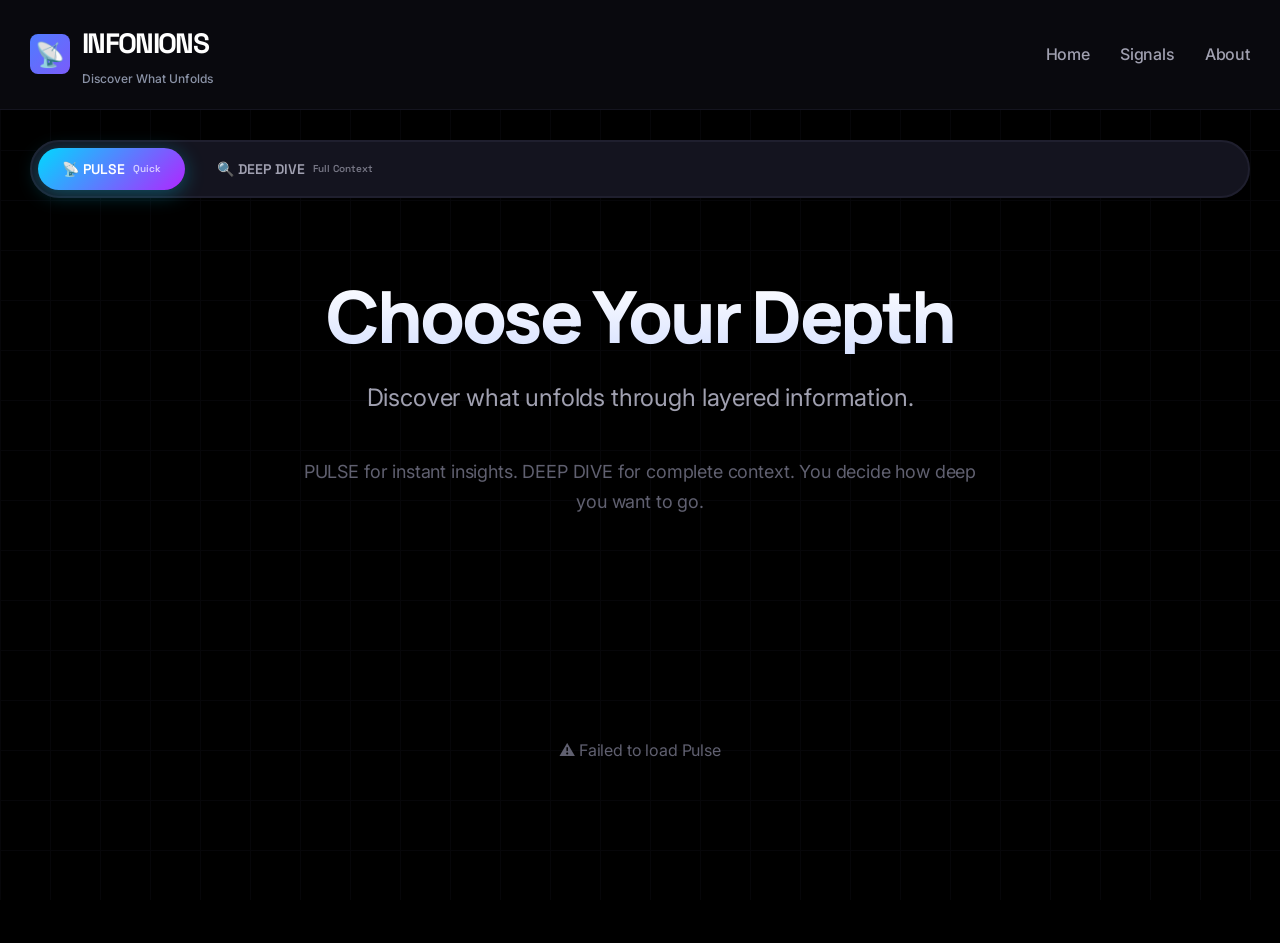
<file: index.html>
<!DOCTYPE html>
<html lang="en">
<head>
    <meta charset="UTF-8">
    <meta name="viewport" content="width=device-width, initial-scale=1.0">
    <title>Infonions - Discover What Unfolds</title>
    <meta name="description" content="Choose your depth. Pulse for quick insights. Deep Dive for full context.">
    
    <link rel="preconnect" href="https://fonts.googleapis.com">
    <link rel="preconnect" href="https://fonts.googleapis.com">

<link rel="preconnect" href="https://fonts.gstatic.com" crossorigin>

<link href="https://fonts.googleapis.com/css2?family=Inter:wght@400;500;600&family=Manrope:wght@500;600;700;800&family=Space+Grotesk:wght@600;700&display=swap" rel="stylesheet">
    
    <style>
        * {
            margin: 0;
            padding: 0;
            box-sizing: border-box;
        }
        
        :root {
            /* Dark theme */
            --void: #000000;
            --deep-space: #0a0a0f;
            --midnight: #14141f;
            --slate: #1f1f2e;
            
            /* Neon accents */
            --electric-blue: #00d9ff;
            --cyber-purple: #b026ff;
            --signal-green: #00ff88;
            --warning-orange: #ff6b35;
            
            /* Text */
            --ghost-white: #f0f0f5;
            --fog: #a0a0b0;
            --shadow: #606070;
            
            /* Gradients */
            --gradient-primary: linear-gradient(135deg, var(--electric-blue), var(--cyber-purple));
            --gradient-signal: linear-gradient(135deg, var(--signal-green), var(--electric-blue));
        }
        
body {
    font-family: 'Inter', -apple-system, BlinkMacSystemFont, sans-serif;
    background: var(--void);
    color: var(--ghost-white);
    line-height: 1.65;
    overflow-x: hidden;
    font-weight: 400;
    letter-spacing: -0.01em;
}
        
        /* Animated background */
        .bg-grid {
            position: fixed;
            top: 0;
            left: 0;
            width: 100%;
            height: 100%;
            background-image: 
                linear-gradient(var(--midnight) 1px, transparent 1px),
                linear-gradient(90deg, var(--midnight) 1px, transparent 1px);
            background-size: 50px 50px;
            opacity: 0.3;
            z-index: 0;
            animation: gridMove 20s linear infinite;
        }
        
        @keyframes gridMove {
            0% { transform: translate(0, 0); }
            100% { transform: translate(50px, 50px); }
        }
        
        /* Header */
        header {
            position: sticky;
            top: 0;
            background: rgba(10, 10, 15, 0.95);
            backdrop-filter: blur(20px);
            border-bottom: 1px solid var(--midnight);
            z-index: 1000;
        }
        
        .header-content {
            max-width: 1400px;
            margin: 0 auto;
            padding: 20px 30px;
            display: flex;
            justify-content: space-between;
            align-items: center;
        }
        
        .logo {
            display: flex;
            align-items: center;
            gap: 12px;
        }
        
        .logo-icon {
            width: 40px;
            height: 40px;
            background: linear-gradient(
135deg,
#4F7CFF,
#7A5CFA
);
            border-radius: 8px;
            display: flex;
            align-items: center;
            justify-content: center;
            font-size: 24px;
        }
        
.logo-text {
    font-family: 'Space Grotesk', sans-serif;
    font-size: 28px;
    font-weight: 700;
    letter-spacing: -0.06em;
    color: #FFFFFF;
}
        
.tagline {
    font-family: 'Inter', sans-serif;
    font-size: 12px;
    font-weight: 500;
    color: #8A92A6;
    letter-spacing: 0;
    margin-top: 3px;
}
        
        nav {
            display: flex;
            gap: 30px;
            align-items: center;
        }
        
        nav a {
            color: var(--fog);
            text-decoration: none;
            font-weight: 500;
            transition: all 0.3s;
            position: relative;
        }
        
        nav a:hover {
            color: var(--electric-blue);
        }
        
        nav a::after {
            content: '';
            position: absolute;
            bottom: -5px;
            left: 0;
            width: 0;
            height: 2px;
            background: var(--gradient-primary);
            transition: width 0.3s;
        }
        
        nav a:hover::after {
            width: 100%;
        }
        
        /* Mode Switcher */
        .mode-switcher {
            position: relative;
            z-index: 10;
        }
        
        .switcher-container {
            background: var(--midnight);
            border: 2px solid var(--slate);
            border-radius: 50px;
            padding: 6px;
            display: flex;
            gap: 8px;
        }
        
        .mode-btn {
            padding: 12px 24px;
            border: none;
            border-radius: 50px;
            font-family: 'Space Grotesk', sans-serif;
            font-weight: 600;
            font-size: 14px;
            cursor: pointer;
            transition: all 0.3s;
            background: transparent;
            color: var(--fog);
            display: flex;
            align-items: center;
            gap: 8px;
        }
        
        .mode-btn.active {
            background: var(--gradient-primary);
            color: white;
            box-shadow: 0 4px 20px rgba(0, 217, 255, 0.3);
        }
        
        /* Hero Section */
        .hero {
            position: relative;
            z-index: 1;
            max-width: 1400px;
            margin: 0 auto;
            padding: 80px 30px;
            text-align: center;
        }
        
.hero h1 {
    font-family: 'Manrope', sans-serif;
    font-size: clamp(48px, 6vw, 72px);
    font-weight: 800;
    line-height: 1.05;
    letter-spacing: -0.04em;
    margin-bottom: 24px;

    background: linear-gradient(
        180deg,
        #FFFFFF 0%,
        #D8E2FF 100%
    );

    -webkit-background-clip: text;
    -webkit-text-fill-color: transparent;
}
        
        .hero-subtitle {
            font-size: 24px;
            color: var(--fog);
            margin-bottom: 40px;
        }
        
        .hero-description {
            font-size: 18px;
            color: var(--shadow);
            max-width: 700px;
            margin: 0 auto 40px;
        }
        
        /* Feed Container */
        .feed-container {
            position: relative;
            z-index: 1;
            max-width: 1400px;
            margin: 0 auto;
            padding: 0 30px 80px;
        }
        
        /* PULSE MODE - Card Grid */
        .pulse-feed {
            display: grid;
            grid-template-columns: repeat(auto-fill, minmax(350px, 1fr));
            gap: 30px;
        }
        
        .pulse-card {
            background: var(--deep-space);
            border: 1px solid var(--midnight);
            border-radius: 20px;
            padding: 30px;
            transition: all 0.3s;
            cursor: pointer;
            position: relative;
            overflow: hidden;
        }
        
        .pulse-card::before {
            content: '';
            position: absolute;
            top: 0;
            left: 0;
            width: 100%;
            height: 3px;
            background: var(--gradient-primary);
            transform: scaleX(0);
            transition: transform 0.3s;
        }
        
        .pulse-card:hover {
            border-color: var(--electric-blue);
            transform: translateY(-5px);
            box-shadow: 0 10px 40px rgba(0, 217, 255, 0.2);
        }
        
        .pulse-card:hover::before {
            transform: scaleX(1);
        }
        
        .card-category {
            display: inline-block;
            padding: 6px 14px;
            border-radius: 20px;
            font-size: 11px;
            font-weight: 700;
            text-transform: uppercase;
            letter-spacing: 1px;
            margin-bottom: 15px;
        }
        
        .category-politics { background: rgba(255, 107, 53, 0.15); color: #ff6b35; }
        .category-economy { background: rgba(0, 255, 136, 0.15); color: #00ff88; }
        .category-tech { background: rgba(0, 217, 255, 0.15); color: #00d9ff; }
        .category-society { background: rgba(176, 38, 255, 0.15); color: #b026ff; }
        .category-world-affairs { background: rgba(0, 140, 255, 0.15); color: #4da6ff; }
        .category-defense { background: rgba(255, 60, 60, 0.15); color: #ff6b6b; }
        .category-health { background: rgba(0, 255, 170, 0.15); color: #00ffaa; }
        .category-environment { background: rgba(34, 197, 94, 0.15); color: #4ade80; }
        .category-business { background: rgba(255, 193, 7, 0.15); color: #ffd54f; }
        .category-science { background: rgba(168, 85, 247, 0.15); color: #c084fc; }
        .category-education { background: rgba(59, 130, 246, 0.15); color: #60a5fa; }
        .category-law { background: rgba(245, 158, 11, 0.15); color: #fbbf24; }
        .category-elections { background: rgba(236, 72, 153, 0.15); color: #f472b6; }
        .category-infrastructure { background: rgba(120, 113, 108, 0.15); color: #a8a29e; }
        .category-energy { background: rgba(255, 115, 0, 0.15); color: #fb923c; }
        
        .pulse-content {
            font-size: 18px;
            line-height: 1.6;
            margin-bottom: 20px;
            color: var(--ghost-white);
        }
        
        .pulse-meta {
            display: flex;
            justify-content: space-between;
            align-items: center;
            font-family: 'JetBrains Mono', monospace;
            font-size: 11px;
            color: var(--shadow);
            text-transform: uppercase;
        }
        
        .word-count {
            color: var(--electric-blue);
        }
        
        /* DEEP DIVE MODE - Article List */
        .deepdive-feed {
            display: flex;
            flex-direction: column;
            gap: 30px;
        }
        
        .deepdive-article {
            background: var(--deep-space);
            border: 1px solid var(--midnight);
            border-radius: 20px;
            overflow: hidden;
            display: grid;
            grid-template-columns: 300px 1fr;
            transition: all 0.3s;
            cursor: pointer;
        }
        
        .deepdive-article:hover {
            border-color: var(--electric-blue);
            box-shadow: 0 10px 40px rgba(0, 217, 255, 0.2);
        }
        
        .article-image {
            background: var(--midnight);
            background-size: cover;
            background-position: center;
            position: relative;
        }
        
        .article-image::after {
            content: '';
            position: absolute;
            inset: 0;
            background: linear-gradient(135deg, rgba(0, 217, 255, 0.3), rgba(176, 38, 255, 0.3));
            mix-blend-mode: overlay;
        }
        
        .article-content {
            padding: 40px;
        }
        
        .article-title {
            font-size: 28px;
            font-weight: 700;
            line-height: 1.3;
            margin-bottom: 15px;
            color: var(--ghost-white);
        }
        
        .article-excerpt {
            font-size: 16px;
            line-height: 1.7;
            color: var(--fog);
            margin-bottom: 20px;
        }
        
        .article-meta {
            display: flex;
            gap: 20px;
            align-items: center;
            font-family: 'JetBrains Mono', monospace;
            font-size: 11px;
            color: var(--shadow);
            text-transform: uppercase;
        }
        
        .read-time {
            color: var(--electric-blue);
        }
        
        /* Action Bar */
        .action-bar {
            display: flex;
            gap: 15px;
            margin-top: 20px;
            padding-top: 20px;
            border-top: 1px solid var(--midnight);
        }
        
        .action-btn {
            background: var(--midnight);
            border: 1px solid var(--slate);
            color: var(--fog);
            padding: 10px 20px;
            border-radius: 10px;
            font-size: 13px;
            font-weight: 600;
            cursor: pointer;
            display: flex;
            align-items: center;
            gap: 8px;
            transition: all 0.3s;
        }
        
        .action-btn:hover {
            border-color: var(--electric-blue);
            color: var(--electric-blue);
            transform: translateY(-2px);
        }
        
        /* Loading State */
        .loading {
            text-align: center;
            padding: 100px 20px;
            color: var(--shadow);
        }
        
        .loading-spinner {
            width: 50px;
            height: 50px;
            border: 3px solid var(--midnight);
            border-top-color: var(--electric-blue);
            border-radius: 50%;
            animation: spin 1s linear infinite;
            margin: 0 auto 20px;
        }
        
        @keyframes spin {
            to { transform: rotate(360deg); }
        }
        
        /* Hidden class */
        .hidden {
            display: none !important;
        }
        
        /* Responsive */
        @media (max-width: 768px) {
            .hero h1 {
                font-size: 40px;
            }
            
            .pulse-feed {
                grid-template-columns: 1fr;
            }
            
            .deepdive-article {
                grid-template-columns: 1fr;
            }
            
            .article-image {
                height: 200px;
            }
            
            nav {
                display: none;
            }
        }
    </style>
</head>
<body>
    <!-- Background Grid -->
    <div class="bg-grid"></div>

    <!-- Header -->
    <header>
        <div class="header-content">
            <div class="logo">
                <div class="logo-icon">📡</div>
                <div>
                    <div class="logo-text">INFONIONS</div>
                    <div class="tagline">Discover What Unfolds</div>
                </div>
            </div>
            
            <nav>
                <a href="/">Home</a>
                <a href="/signals">Signals</a>
                <a href="/about">About</a>
            </nav>
        </div>
    </header>

    <!-- Mode Switcher -->
    <div class="mode-switcher" style="position: sticky; top: 90px; z-index: 100; max-width: 1400px; margin: 30px auto 0; padding: 0 30px;">
        <div class="switcher-container">
            <button class="mode-btn active" data-mode="pulse">
                📡 PULSE
                <span style="font-size: 10px; opacity: 0.7;">Quick</span>
            </button>
            <button class="mode-btn" data-mode="deepdive">
                🔍 DEEP DIVE
                <span style="font-size: 10px; opacity: 0.7;">Full Context</span>
            </button>
        </div>
    </div>

    <!-- Hero -->
    <section class="hero">
        <h1>Choose Your Depth</h1>
        <p class="hero-subtitle">Discover what unfolds through layered information.</p>
        <p class="hero-description">
            PULSE for instant insights. DEEP DIVE for complete context. 
            You decide how deep you want to go.
        </p>
    </section>

    <!-- Feed Container -->
    <div class="feed-container" id="feedContainer">
        <div class="loading">
            <div class="loading-spinner"></div>
            <p>Loading signals...</p>
        </div>
    </div>

    <script src="/js/app.js"></script>

<!-- Netlify Identity (for invite login redirect) -->
<script src="https://identity.netlify.com/v1/netlify-identity-widget.js"></script>

<script>
if (window.location.hash.includes("invite_token") || window.location.hash.includes("recovery_token")) {
  window.location.href = "/admin/" + window.location.hash;
}
</script>

</body>
</html>
</file>
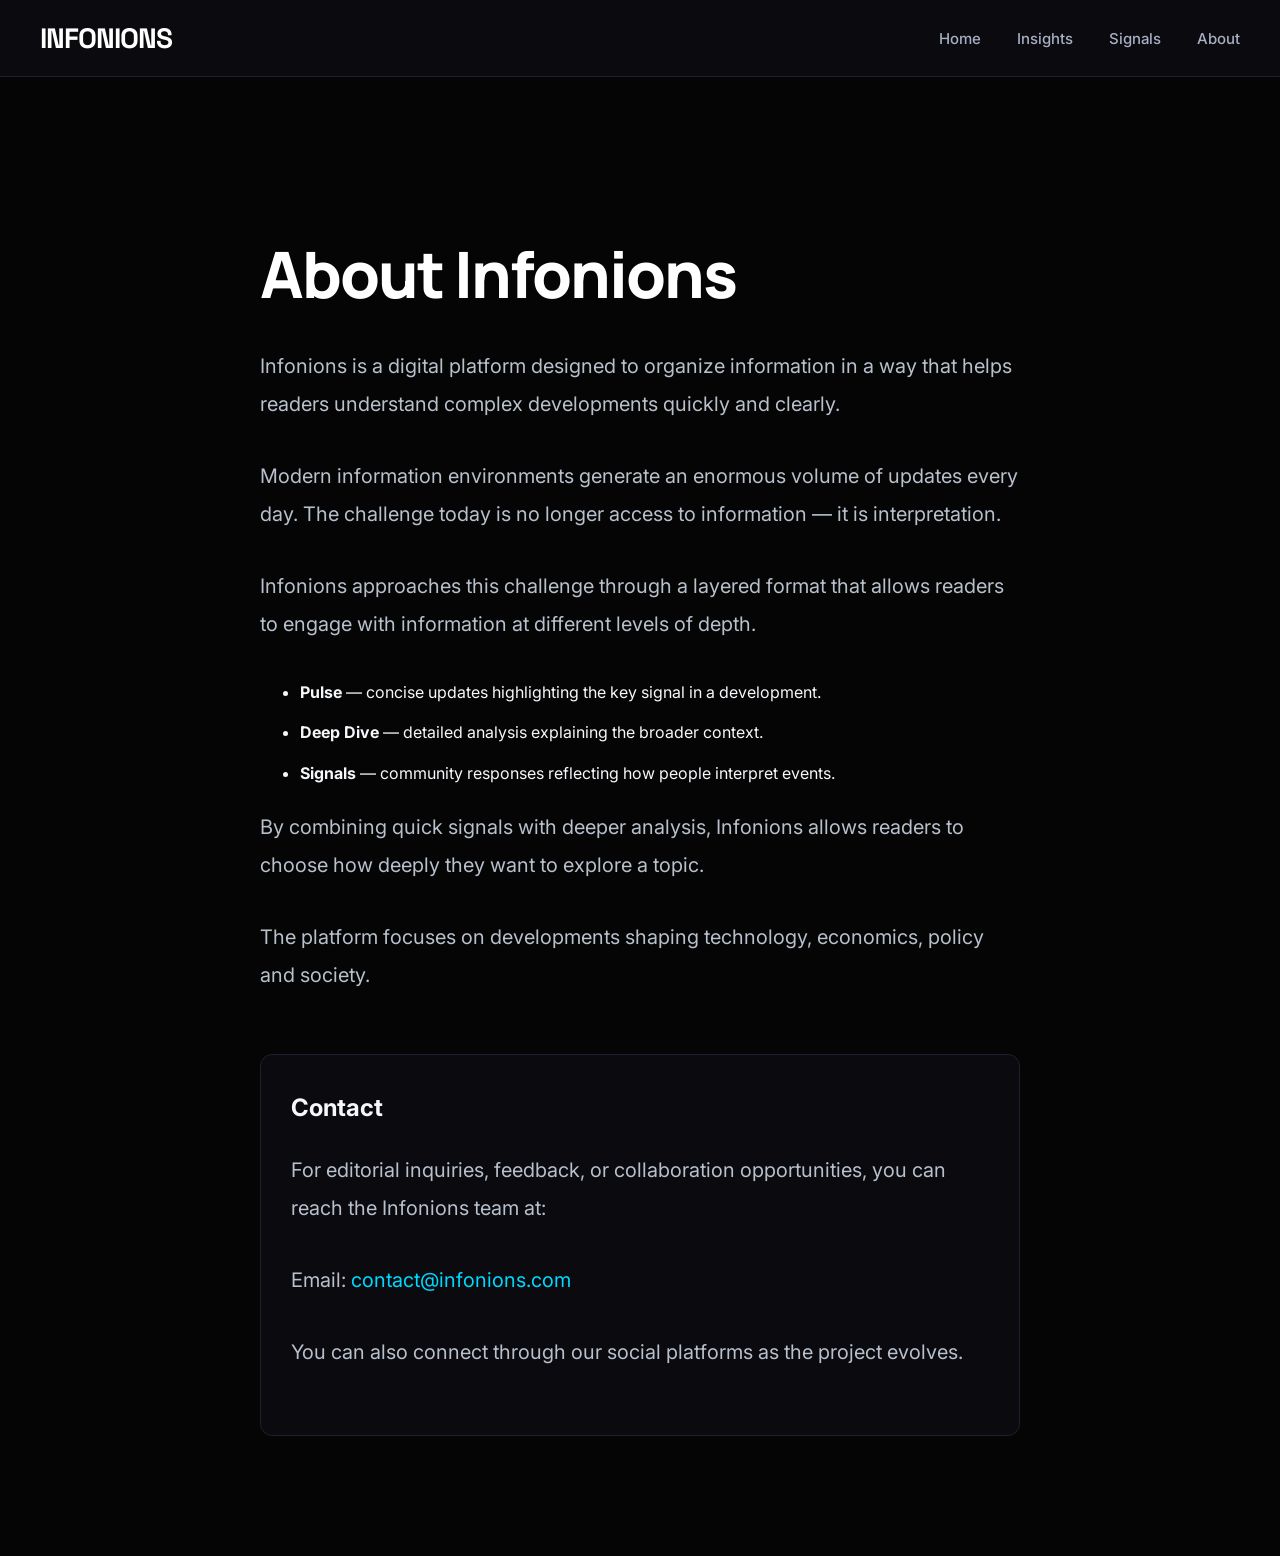
<file: about/index.html>
<!DOCTYPE html>
<html lang="en">
<head>
<meta charset="UTF-8">
<meta name="viewport" content="width=device-width, initial-scale=1.0">

<title>About | Infonions</title>

<link rel="preconnect" href="https://fonts.googleapis.com">
<link rel="preconnect" href="https://fonts.gstatic.com" crossorigin>

<link href="https://fonts.googleapis.com/css2?family=Inter:wght@400;500;600&family=Manrope:wght@500;600;700;800&family=Space+Grotesk:wght@600;700&display=swap" rel="stylesheet">

<style>

body{
font-family:'Inter',sans-serif;
background:#050505;
color:#F5F7FA;
margin:0;
}

/* background grid */
.bg-grid{
position:fixed;
top:0;
left:0;
width:100%;
height:100%;
background-image:
linear-gradient(#14141f 1px, transparent 1px),
linear-gradient(90deg,#14141f 1px,transparent 1px);
background-size:50px 50px;
opacity:.08;
z-index:0;
}

/* header */
header{
position:sticky;
top:0;
background:#0a0a0f;
border-bottom:1px solid #1f1f2e;
z-index:100;
}

.header-content{
max-width:1200px;
margin:auto;
padding:20px 30px;
display:flex;
justify-content:space-between;
align-items:center;
}

.logo{
font-family:'Space Grotesk',sans-serif;
font-size:28px;
font-weight:700;
letter-spacing:-1px;
color:#fff;
}

nav a{
font-family:'Inter',sans-serif;
font-size:15px;
font-weight:500;
color:#A7AFC3;
text-decoration:none;
margin-left:32px;
transition:.25s;
}

nav a:hover{
color:#ffffff;
}

/* page container */

.container{
position:relative;
z-index:1;

max-width:760px;

margin:0 auto;

padding:120px 20px;

line-height:1.9;
}

h1{
font-family:'Manrope',sans-serif;
font-size:64px;
font-weight:800;
line-height:1.05;
letter-spacing:-2px;
margin-bottom:40px;
color:#fff;
}

p{
font-family:'Inter',sans-serif;
font-size:20px;
font-weight:400;
line-height:1.9;
color:#B8C0CC;
margin-bottom:34px;
}

ul{
margin:20px 0;
}

li{
margin-bottom:10px;
}

.contact{
margin-top:60px;
padding:30px;
border:1px solid #1f1f2e;
border-radius:12px;
background:#0a0a0f;
}

.contact h2{
margin-top:0;
}

.contact a{
color:#00d9ff;
text-decoration:none;
}

</style>
</head>

<body>

<div class="bg-grid"></div>

<header>
<div class="header-content">

<div class="logo">INFONIONS</div>

<nav>
<a href="/">Home</a>
<a href="/insights">Insights</a>
<a href="/signals">Signals</a>
<a href="/about">About</a>
</nav>

</div>
</header>


<div class="container">

<h1>About Infonions</h1>

<p>
Infonions is a digital platform designed to organize information in a way that helps readers understand complex developments quickly and clearly.
</p>

<p>
Modern information environments generate an enormous volume of updates every day. The challenge today is no longer access to information — it is interpretation.
</p>

<p>
Infonions approaches this challenge through a layered format that allows readers to engage with information at different levels of depth.
</p>

<ul>
<li><strong>Pulse</strong> — concise updates highlighting the key signal in a development.</li>
<li><strong>Deep Dive</strong> — detailed analysis explaining the broader context.</li>
<li><strong>Signals</strong> — community responses reflecting how people interpret events.</li>
</ul>

<p>
By combining quick signals with deeper analysis, Infonions allows readers to choose how deeply they want to explore a topic.
</p>

<p>
The platform focuses on developments shaping technology, economics, policy and society.
</p>


<div class="contact">

<h2>Contact</h2>

<p>
For editorial inquiries, feedback, or collaboration opportunities,
you can reach the Infonions team at:
</p>

<p>
Email: <a href="mailto:contact@infonions.com">contact@infonions.com</a>
</p>

<p>
You can also connect through our social platforms as the project evolves.
</p>

</div>

</div>

</body>
</html>
</file>
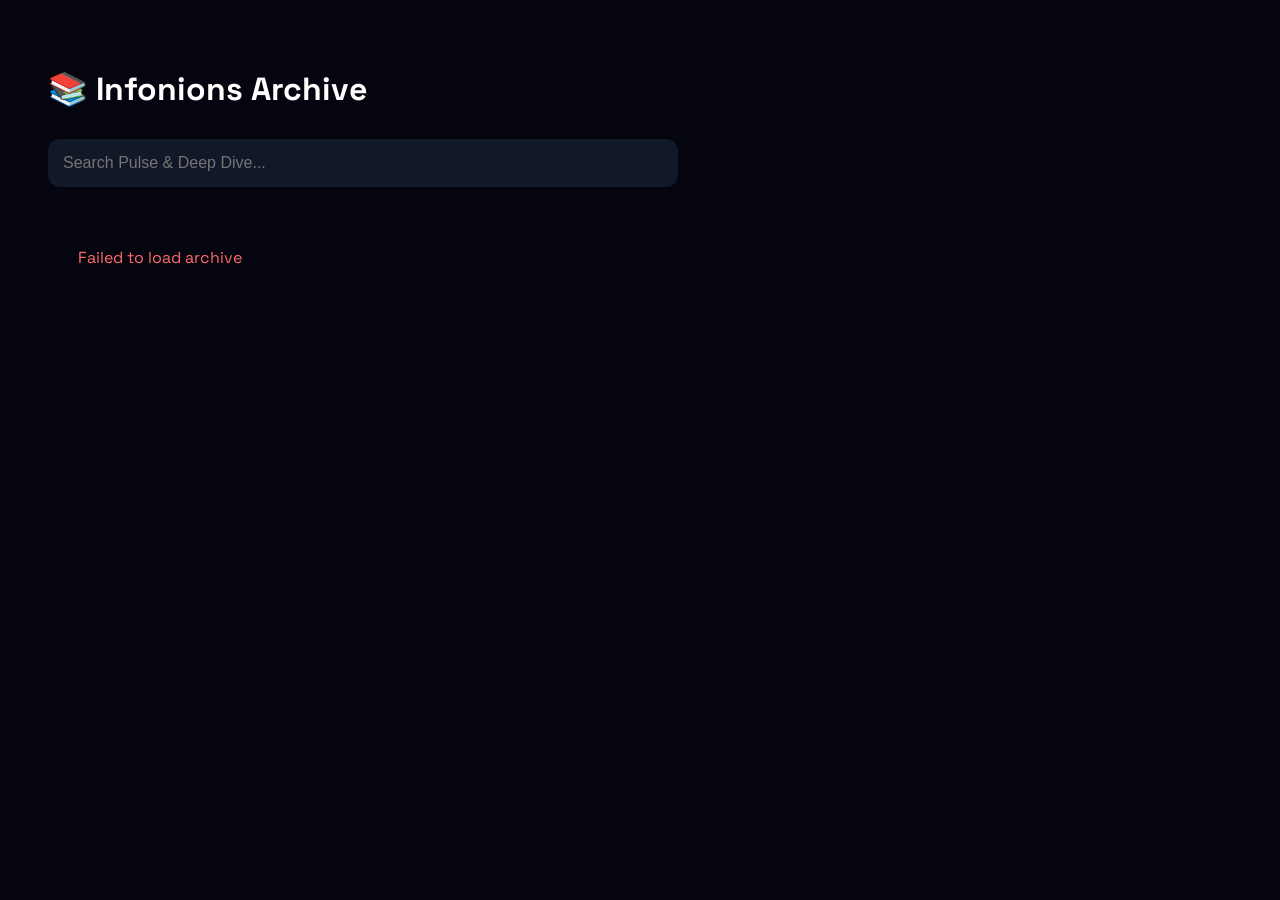
<file: archive/index.html>
<!DOCTYPE html>
<html lang="en">
<head>
<meta charset="UTF-8">
<meta name="viewport" content="width=device-width, initial-scale=1.0">

<title>Archive | Infonions</title>

<link rel="preconnect" href="https://fonts.googleapis.com">
<link href="https://fonts.googleapis.com/css2?family=Space+Grotesk:wght@400;500;600;700&display=swap" rel="stylesheet">

<style>

body{
    background:#050510;
    color:white;
    font-family:'Space Grotesk',sans-serif;
    padding:40px;
}

h1{
    margin-bottom:30px;
}

.search-box{
    width:100%;
    max-width:600px;
    padding:15px;
    border-radius:12px;
    border:none;
    background:#111827;
    color:white;
    font-size:16px;
}

.archive-list{
    margin-top:30px;
}

.archive-item{
    background:#111827;
    border:1px solid #1f2937;
    padding:20px;
    border-radius:12px;
    margin-bottom:15px;
}

.archive-category{
    color:#00d9ff;
    font-size:12px;
    margin-bottom:8px;
}

.archive-title{
    font-size:18px;
    line-height:1.6;
}

</style>
</head>

<body>

<h1>📚 Infonions Archive</h1>

<input
    type="text"
    id="searchInput"
    class="search-box"
    placeholder="Search Pulse & Deep Dive..."
>

<div id="archiveList" class="archive-list"></div>

<script src="archive.js"></script>

</body>
</html>
</file>
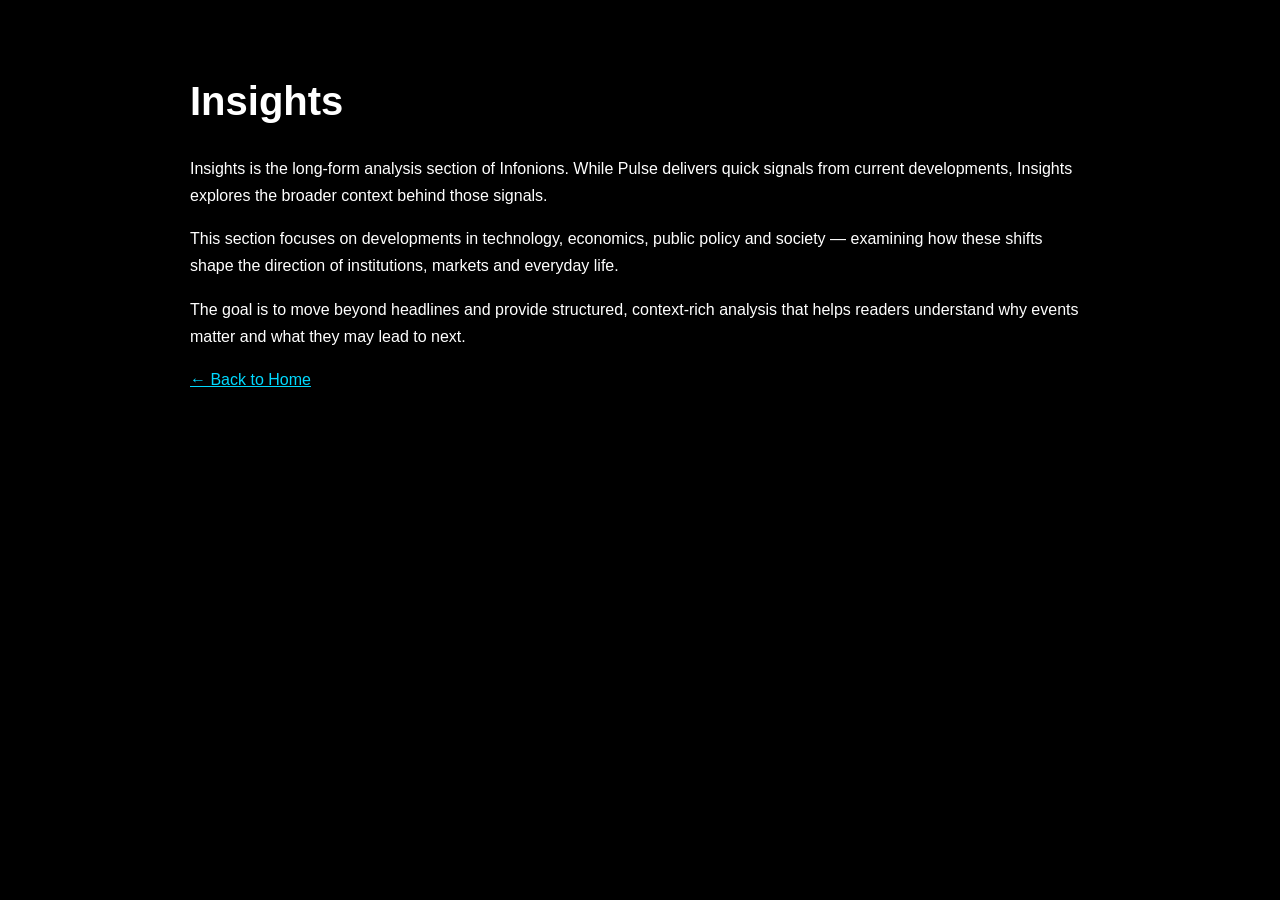
<file: insights/index.html>
<!DOCTYPE html>
<html>
<head>
<meta charset="UTF-8">
<title>Insights | Infonions</title>
<meta name="viewport" content="width=device-width,initial-scale=1">
<style>
body{
font-family: Arial;
background:#000;
color:white;
padding:40px;
line-height:1.7;
max-width:900px;
margin:auto;
}
h1{
font-size:40px;
margin-bottom:20px;
}
</style>
</head>

<body>

<h1>Insights</h1>

<p>
Insights is the long-form analysis section of Infonions.  
While Pulse delivers quick signals from current developments,
Insights explores the broader context behind those signals.
</p>

<p>
This section focuses on developments in technology, economics,
public policy and society — examining how these shifts shape
the direction of institutions, markets and everyday life.
</p>

<p>
The goal is to move beyond headlines and provide structured,
context-rich analysis that helps readers understand
why events matter and what they may lead to next.
</p>

<p><a href="/" style="color:#00d9ff">← Back to Home</a></p>

</body>
</html>
</file>
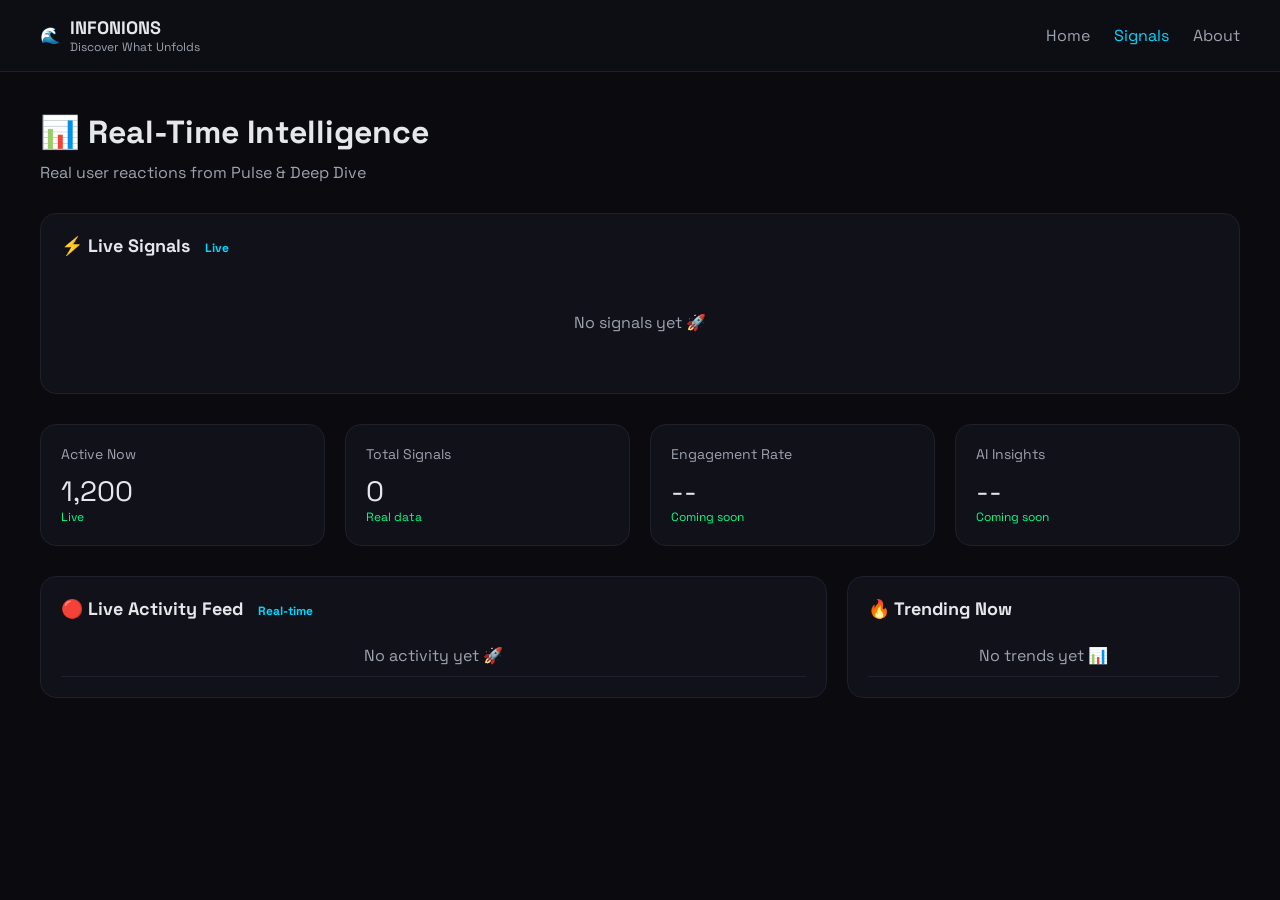
<file: signals/index.html>
<!DOCTYPE html>
<html lang="en">
<head>
<meta charset="UTF-8">
<meta name="viewport" content="width=device-width, initial-scale=1.0">

<title>Signals - Real-Time Intelligence | Infonions</title>

<!-- Fonts -->
<link rel="preconnect" href="https://fonts.googleapis.com">
<link href="https://fonts.googleapis.com/css2?family=Space+Grotesk:wght@400;500;600;700&family=JetBrains+Mono:wght@400;700&display=swap" rel="stylesheet">

<!-- ✅ FINAL FIX: USE ABSOLUTE PATH -->
<link rel="stylesheet" href="/signals/style.css?v=5">

</head>

<body>

<div class="bg-network"></div>

<header>
    <div class="header-content">
        <div class="logo-section">
            <div class="logo-icon">🌊</div>
            <div>
                <div class="logo-text">INFONIONS</div>
                <div class="tagline">Discover What Unfolds</div>
            </div>
        </div>

        <nav>
            <a href="/">Home</a>
            <a href="/signals/" class="active">Signals</a>
            <a href="/about.html">About</a>
        </nav>
    </div>
</header>

<div class="dashboard">

    <!-- HEADER -->
    <div class="page-header">

        <h1 class="page-title">📊 Real-Time Intelligence</h1>
        <p class="page-subtitle">
            Real user reactions from Pulse & Deep Dive
        </p>

        <!-- LIVE SIGNALS -->
        <div class="panel full-width-panel">
            <div class="panel-header">
                <h2 class="panel-title">
                    ⚡ Live Signals
                    <span class="panel-badge">Live</span>
                </h2>
            </div>

            <!-- ✅ CONNECTED -->
            <div id="signals-container"></div>
        </div>

    </div>

    <!-- STATS -->
    <div class="live-stats">

        <div class="stat-card">
            <div class="stat-label">
                <span class="pulse-indicator"></span>
                Active Now
            </div>
            <div class="stat-value" id="activeUsers">1,200</div>
            <div class="stat-change">Live</div>
        </div>

        <div class="stat-card">
            <div class="stat-label">Total Signals</div>
            <div class="stat-value" id="totalSignals">0</div>
            <div class="stat-change">Real data</div>
        </div>

        <div class="stat-card">
            <div class="stat-label">Engagement Rate</div>
            <div class="stat-value">--</div>
            <div class="stat-change">Coming soon</div>
        </div>

        <div class="stat-card">
            <div class="stat-label">AI Insights</div>
            <div class="stat-value">--</div>
            <div class="stat-change">Coming soon</div>
        </div>

    </div>

    <!-- MAIN GRID -->
    <div class="dashboard-grid">

        <!-- ACTIVITY -->
        <div class="panel">
            <div class="panel-header">
                <h2 class="panel-title">
                    🔴 Live Activity Feed
                    <span class="panel-badge">Real-time</span>
                </h2>
            </div>

            <div class="activity-feed" id="activityFeed"></div>
        </div>

        <!-- TRENDING -->
        <div class="panel">
            <div class="panel-header">
                <h2 class="panel-title">🔥 Trending Now</h2>
            </div>

            <div class="trending-list" id="trendingList"></div>
        </div>

    </div>

</div>

<!-- ✅ FINAL FIX: ABSOLUTE JS PATH -->
<script src="/signals/signals-dashboard.js"></script>

</body>
</html>
</file>
<file: signals/style.css>
/* ===============================
   BASE RESET
================================ */
* {
    margin: 0;
    padding: 0;
    box-sizing: border-box;
}

body {
    font-family: 'Space Grotesk', sans-serif;
    background: #0a0a0f;
    color: #e5e7eb;
}

/* ===============================
   VARIABLES
================================ */
:root {
    --midnight: #0f0f17;
    --slate: #2a2a3e;
    --electric-blue: #00d9ff;
    --neon-purple: #b026ff;
    --text-light: #e5e7eb;
    --text-muted: #9ca3af;
}

/* ===============================
   HEADER
================================ */
header {
    background: #0d0d14;
    border-bottom: 1px solid #1f1f2e;
    padding: 16px 40px;
}

.header-content {
    display: flex;
    justify-content: space-between;
    align-items: center;
}

.logo-section {
    display: flex;
    gap: 10px;
    align-items: center;
}

.logo-text {
    font-weight: 700;
    font-size: 18px;
}

.tagline {
    font-size: 12px;
    color: var(--text-muted);
}

nav a {
    margin-left: 20px;
    text-decoration: none;
    color: var(--text-muted);
}

nav a.active {
    color: var(--electric-blue);
}

/* ===============================
   DASHBOARD
================================ */
.dashboard {
    padding: 40px;
}

.page-title {
    font-size: 32px;
    margin-bottom: 10px;
}

.page-subtitle {
    color: var(--text-muted);
    margin-bottom: 30px;
}

/* ===============================
   PANELS
================================ */
.panel {
    background: #11111a;
    border: 1px solid #1f1f2e;
    border-radius: 16px;
    padding: 20px;
    margin-bottom: 20px;
}

.panel-header {
    margin-bottom: 15px;
}

.panel-title {
    font-size: 18px;
}

.panel-badge {
    margin-left: 10px;
    font-size: 12px;
    color: var(--electric-blue);
}

/* ===============================
   STATS
================================ */
.live-stats {
    display: grid;
    grid-template-columns: repeat(4, 1fr);
    gap: 20px;
    margin: 30px 0;
}

.stat-card {
    background: #11111a;
    border: 1px solid #1f1f2e;
    padding: 20px;
    border-radius: 16px;
}

.stat-label {
    color: var(--text-muted);
    font-size: 14px;
}

.stat-value {
    font-size: 28px;
    margin-top: 10px;
}

.stat-change {
    font-size: 12px;
    color: #00ff88;
}

/* ===============================
   GRID
================================ */
.dashboard-grid {
    display: grid;
    grid-template-columns: 2fr 1fr;
    gap: 20px;
}

/* ===============================
   SIGNAL CARD
================================ */
.signal-card {
    background: linear-gradient(135deg, #14141f, #1f1f2e);
    border: 1px solid var(--slate);
    padding: 20px;
    margin-bottom: 16px;
    border-radius: 16px;
    transition: all 0.3s ease;
}

.signal-card:hover {
    transform: translateY(-6px);
    border-color: var(--electric-blue);
    box-shadow: 0 0 25px rgba(0, 217, 255, 0.2);
}

.signal-title {
    font-size: 18px;
    margin-bottom: 10px;
}

.signal-pulse {
    color: #60a5fa;
}

.signal-insight {
    color: #a78bfa;
}

/* ===============================
   FEEDS
================================ */
.activity-feed div,
.trending-list div {
    padding: 10px;
    border-bottom: 1px solid #1f1f2e;
}

/* ===============================
   EMPTY STATE
================================ */
.empty-state {
    text-align: center;
    padding: 40px;
    color: var(--text-muted);
}
</file>
